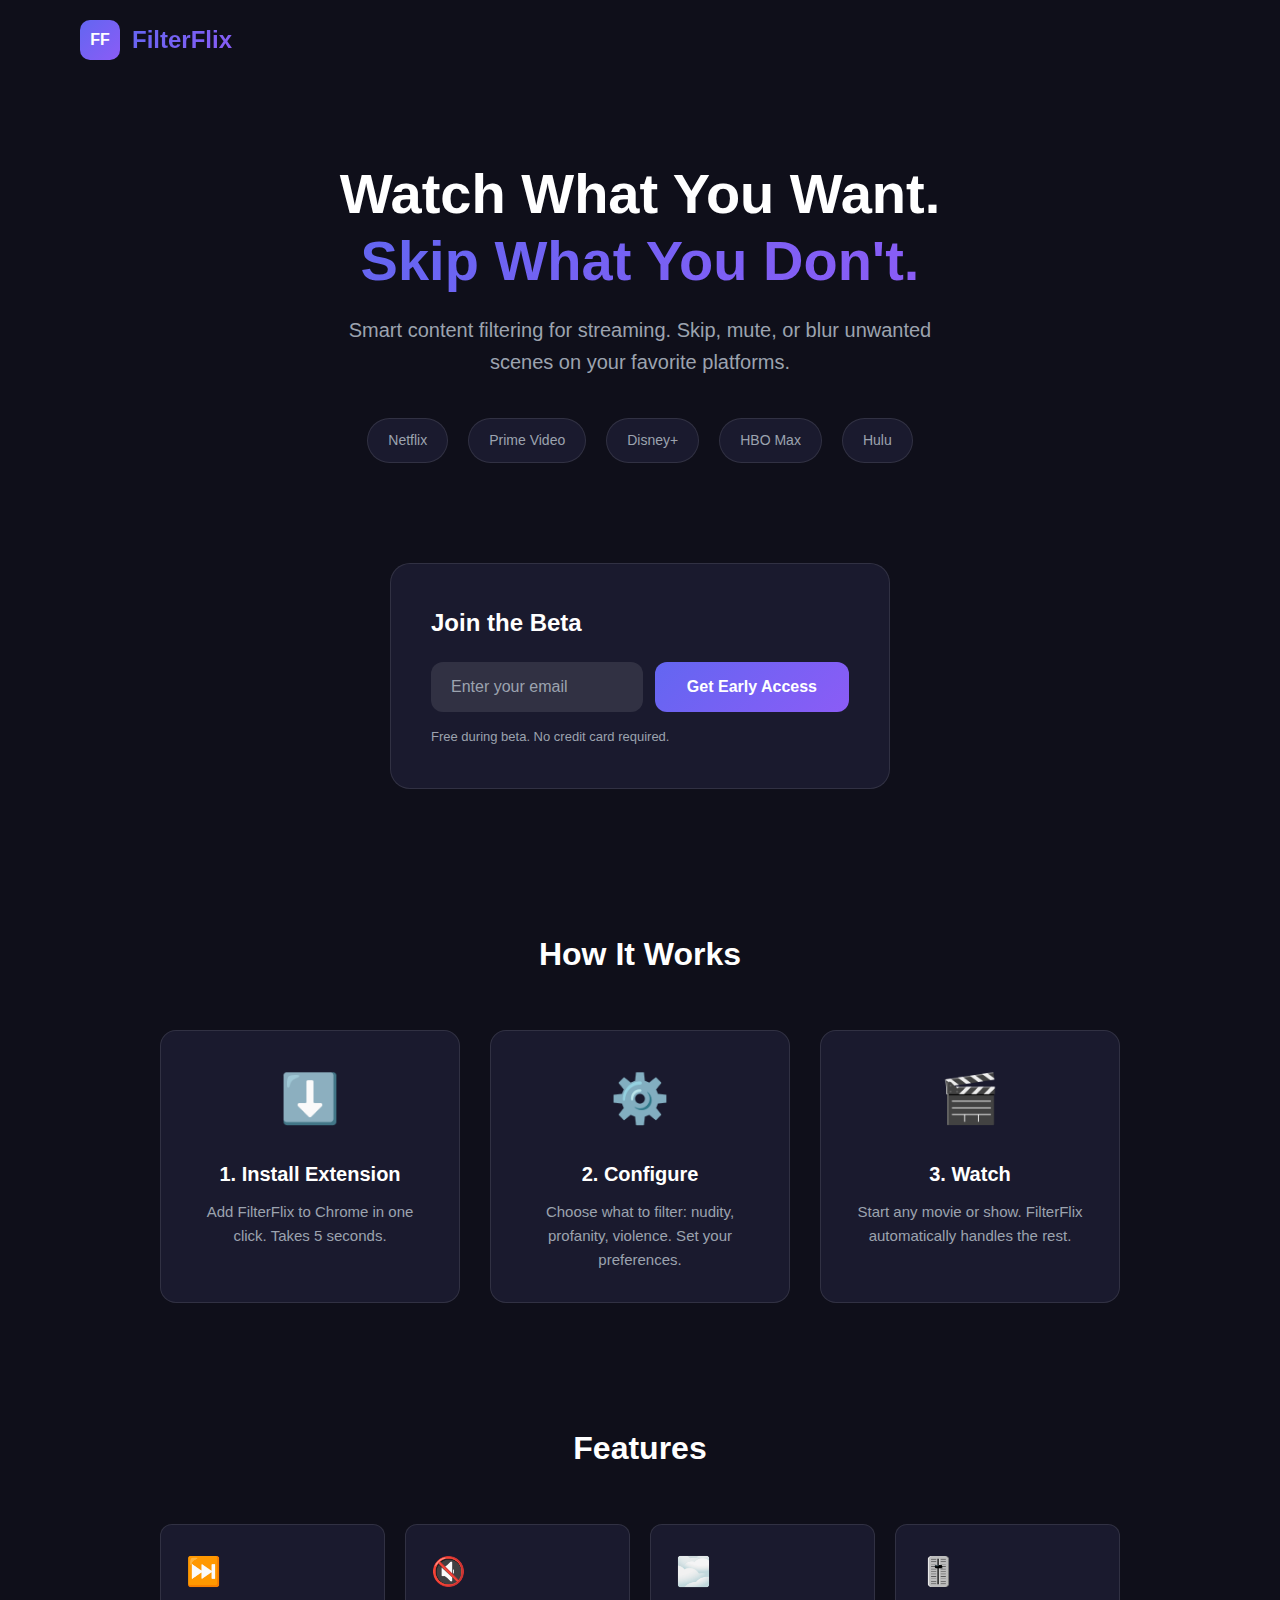
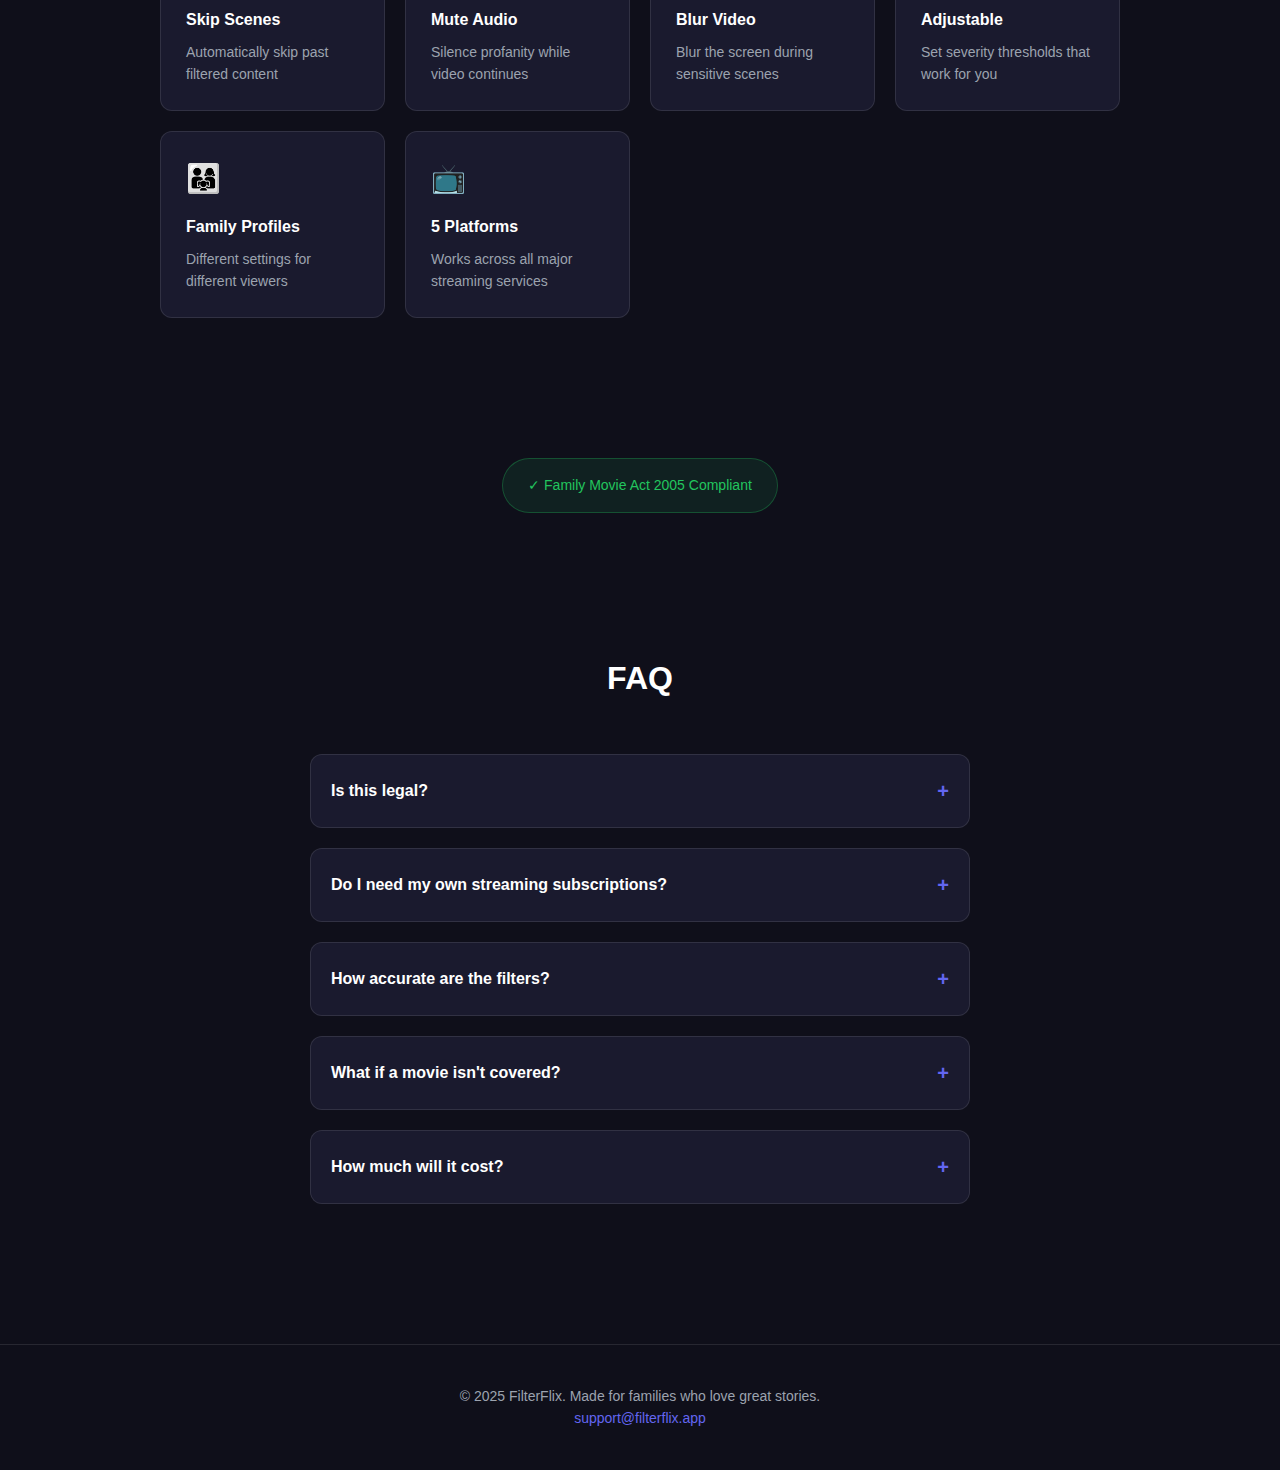
<file: docs/index.html>
<!DOCTYPE html>
<html lang="en">
<head>
  <meta charset="UTF-8">
  <meta name="viewport" content="width=device-width, initial-scale=1.0">
  <title>FilterFlix - Skip Unwanted Scenes on Netflix & Streaming</title>
  <meta name="description" content="Smart content filtering for streaming. Skip, mute, or blur unwanted scenes on Netflix, Prime Video, Disney+, HBO Max, and Hulu.">

  <!-- Open Graph -->
  <meta property="og:title" content="FilterFlix - Watch What You Want. Skip What You Don't.">
  <meta property="og:description" content="Smart content filtering for Netflix, Prime Video, Disney+, HBO Max, and Hulu.">
  <meta property="og:type" content="website">
  <meta property="og:url" content="https://filterflix.app">

  <!-- Twitter Card -->
  <meta name="twitter:card" content="summary_large_image">
  <meta name="twitter:title" content="FilterFlix - Smart Content Filtering for Streaming">
  <meta name="twitter:description" content="Skip, mute, or blur scenes you don't want to see. Works on Netflix, Prime, Disney+, and more.">

  <!-- Favicon placeholder -->
  <link rel="icon" href="data:image/svg+xml,<svg xmlns='http://www.w3.org/2000/svg' viewBox='0 0 100 100'><rect fill='%236366f1' rx='20' width='100' height='100'/><text y='70' x='50' text-anchor='middle' fill='white' font-size='50' font-family='Arial' font-weight='bold'>FF</text></svg>">

  <style>
    * {
      margin: 0;
      padding: 0;
      box-sizing: border-box;
    }

    :root {
      --primary: #6366f1;
      --primary-dark: #4f46e5;
      --secondary: #8b5cf6;
      --bg-dark: #0f0f1a;
      --bg-card: #1a1a2e;
      --text: #ffffff;
      --text-muted: #9ca3af;
      --accent: #22c55e;
    }

    body {
      font-family: -apple-system, BlinkMacSystemFont, 'Segoe UI', Roboto, 'Helvetica Neue', Arial, sans-serif;
      background: var(--bg-dark);
      color: var(--text);
      line-height: 1.6;
    }

    /* Header */
    header {
      padding: 20px 40px;
      display: flex;
      justify-content: space-between;
      align-items: center;
      max-width: 1200px;
      margin: 0 auto;
    }

    .logo {
      display: flex;
      align-items: center;
      gap: 12px;
      text-decoration: none;
      color: var(--text);
    }

    .logo-icon {
      width: 40px;
      height: 40px;
      background: linear-gradient(135deg, var(--primary), var(--secondary));
      border-radius: 10px;
      display: flex;
      align-items: center;
      justify-content: center;
      font-weight: 700;
      font-size: 16px;
    }

    .logo-text {
      font-size: 24px;
      font-weight: 700;
      background: linear-gradient(135deg, var(--primary), var(--secondary));
      -webkit-background-clip: text;
      -webkit-text-fill-color: transparent;
    }

    /* Hero */
    .hero {
      text-align: center;
      padding: 80px 20px 60px;
      max-width: 900px;
      margin: 0 auto;
    }

    .hero h1 {
      font-size: clamp(32px, 5vw, 56px);
      font-weight: 800;
      margin-bottom: 20px;
      line-height: 1.2;
    }

    .hero h1 span {
      background: linear-gradient(135deg, var(--primary), var(--secondary));
      -webkit-background-clip: text;
      -webkit-text-fill-color: transparent;
    }

    .hero p {
      font-size: 20px;
      color: var(--text-muted);
      margin-bottom: 40px;
      max-width: 600px;
      margin-left: auto;
      margin-right: auto;
    }

    .platforms {
      display: flex;
      justify-content: center;
      gap: 20px;
      flex-wrap: wrap;
      margin-bottom: 40px;
    }

    .platform-badge {
      background: var(--bg-card);
      padding: 10px 20px;
      border-radius: 30px;
      font-size: 14px;
      color: var(--text-muted);
      border: 1px solid rgba(255,255,255,0.1);
    }

    /* CTA */
    .cta-box {
      background: var(--bg-card);
      border-radius: 20px;
      padding: 40px;
      max-width: 500px;
      margin: 0 auto 80px;
      border: 1px solid rgba(255,255,255,0.1);
    }

    .cta-box h3 {
      font-size: 24px;
      margin-bottom: 20px;
    }

    .cta-form {
      display: flex;
      gap: 12px;
      flex-wrap: wrap;
    }

    .cta-form input {
      flex: 1;
      min-width: 200px;
      padding: 16px 20px;
      border: none;
      border-radius: 12px;
      background: rgba(255,255,255,0.1);
      color: var(--text);
      font-size: 16px;
    }

    .cta-form input::placeholder {
      color: var(--text-muted);
    }

    .cta-form button {
      padding: 16px 32px;
      border: none;
      border-radius: 12px;
      background: linear-gradient(135deg, var(--primary), var(--secondary));
      color: white;
      font-size: 16px;
      font-weight: 600;
      cursor: pointer;
      transition: transform 0.2s, box-shadow 0.2s;
    }

    .cta-form button:hover {
      transform: translateY(-2px);
      box-shadow: 0 10px 30px rgba(99, 102, 241, 0.4);
    }

    .cta-note {
      margin-top: 15px;
      font-size: 13px;
      color: var(--text-muted);
    }

    /* How It Works */
    .how-it-works {
      padding: 60px 20px;
      max-width: 1000px;
      margin: 0 auto;
    }

    .section-title {
      text-align: center;
      font-size: 32px;
      margin-bottom: 50px;
    }

    .steps {
      display: grid;
      grid-template-columns: repeat(auto-fit, minmax(250px, 1fr));
      gap: 30px;
    }

    .step {
      background: var(--bg-card);
      padding: 30px;
      border-radius: 16px;
      text-align: center;
      border: 1px solid rgba(255,255,255,0.1);
    }

    .step-icon {
      font-size: 48px;
      margin-bottom: 20px;
    }

    .step h4 {
      font-size: 20px;
      margin-bottom: 10px;
    }

    .step p {
      color: var(--text-muted);
      font-size: 15px;
    }

    /* Features */
    .features {
      padding: 60px 20px;
      max-width: 1000px;
      margin: 0 auto;
    }

    .feature-grid {
      display: grid;
      grid-template-columns: repeat(auto-fit, minmax(200px, 1fr));
      gap: 20px;
    }

    .feature {
      background: var(--bg-card);
      padding: 25px;
      border-radius: 12px;
      border: 1px solid rgba(255,255,255,0.1);
    }

    .feature-icon {
      font-size: 28px;
      margin-bottom: 12px;
    }

    .feature h5 {
      font-size: 16px;
      margin-bottom: 8px;
    }

    .feature p {
      font-size: 14px;
      color: var(--text-muted);
    }

    /* Legal */
    .legal-badge {
      text-align: center;
      padding: 40px 20px;
      margin: 40px 0;
    }

    .legal-badge .badge {
      display: inline-flex;
      align-items: center;
      gap: 10px;
      background: rgba(34, 197, 94, 0.1);
      border: 1px solid rgba(34, 197, 94, 0.3);
      padding: 15px 25px;
      border-radius: 30px;
      color: var(--accent);
      font-size: 14px;
    }

    /* FAQ */
    .faq {
      padding: 60px 20px;
      max-width: 700px;
      margin: 0 auto;
    }

    .faq-item {
      margin-bottom: 20px;
      background: var(--bg-card);
      border-radius: 12px;
      overflow: hidden;
      border: 1px solid rgba(255,255,255,0.1);
    }

    .faq-item summary {
      padding: 20px;
      cursor: pointer;
      font-weight: 600;
      list-style: none;
      display: flex;
      justify-content: space-between;
      align-items: center;
    }

    .faq-item summary::-webkit-details-marker {
      display: none;
    }

    .faq-item summary::after {
      content: '+';
      font-size: 20px;
      color: var(--primary);
    }

    .faq-item[open] summary::after {
      content: '-';
    }

    .faq-content {
      padding: 0 20px 20px;
      color: var(--text-muted);
      font-size: 15px;
    }

    /* Footer */
    footer {
      text-align: center;
      padding: 40px 20px;
      border-top: 1px solid rgba(255,255,255,0.1);
      margin-top: 60px;
    }

    footer p {
      color: var(--text-muted);
      font-size: 14px;
    }

    footer a {
      color: var(--primary);
      text-decoration: none;
    }

    /* Responsive */
    @media (max-width: 600px) {
      header {
        padding: 15px 20px;
      }

      .hero {
        padding: 50px 20px 40px;
      }

      .cta-box {
        padding: 25px;
        margin: 0 15px 60px;
      }

      .cta-form {
        flex-direction: column;
      }

      .cta-form button {
        width: 100%;
      }
    }

    /* Success message */
    .success-message {
      display: none;
      background: rgba(34, 197, 94, 0.1);
      border: 1px solid var(--accent);
      color: var(--accent);
      padding: 15px;
      border-radius: 12px;
      margin-top: 15px;
      text-align: center;
    }

    .success-message.show {
      display: block;
    }
  </style>
</head>
<body>
  <header>
    <a href="/" class="logo">
      <div class="logo-icon">FF</div>
      <span class="logo-text">FilterFlix</span>
    </a>
  </header>

  <main>
    <section class="hero">
      <h1>Watch What You Want.<br><span>Skip What You Don't.</span></h1>
      <p>Smart content filtering for streaming. Skip, mute, or blur unwanted scenes on your favorite platforms.</p>

      <div class="platforms">
        <span class="platform-badge">Netflix</span>
        <span class="platform-badge">Prime Video</span>
        <span class="platform-badge">Disney+</span>
        <span class="platform-badge">HBO Max</span>
        <span class="platform-badge">Hulu</span>
      </div>
    </section>

    <section class="cta-box">
      <h3>Join the Beta</h3>
      <form class="cta-form" id="betaForm">
        <input type="email" placeholder="Enter your email" required id="emailInput">
        <button type="submit">Get Early Access</button>
      </form>
      <p class="cta-note">Free during beta. No credit card required.</p>
      <div class="success-message" id="successMessage">
        🎉 You're on the list! We'll email you when FilterFlix is ready.
      </div>
    </section>

    <section class="how-it-works">
      <h2 class="section-title">How It Works</h2>
      <div class="steps">
        <div class="step">
          <div class="step-icon">⬇️</div>
          <h4>1. Install Extension</h4>
          <p>Add FilterFlix to Chrome in one click. Takes 5 seconds.</p>
        </div>
        <div class="step">
          <div class="step-icon">⚙️</div>
          <h4>2. Configure</h4>
          <p>Choose what to filter: nudity, profanity, violence. Set your preferences.</p>
        </div>
        <div class="step">
          <div class="step-icon">🎬</div>
          <h4>3. Watch</h4>
          <p>Start any movie or show. FilterFlix automatically handles the rest.</p>
        </div>
      </div>
    </section>

    <section class="features">
      <h2 class="section-title">Features</h2>
      <div class="feature-grid">
        <div class="feature">
          <div class="feature-icon">⏭️</div>
          <h5>Skip Scenes</h5>
          <p>Automatically skip past filtered content</p>
        </div>
        <div class="feature">
          <div class="feature-icon">🔇</div>
          <h5>Mute Audio</h5>
          <p>Silence profanity while video continues</p>
        </div>
        <div class="feature">
          <div class="feature-icon">🌫️</div>
          <h5>Blur Video</h5>
          <p>Blur the screen during sensitive scenes</p>
        </div>
        <div class="feature">
          <div class="feature-icon">🎚️</div>
          <h5>Adjustable</h5>
          <p>Set severity thresholds that work for you</p>
        </div>
        <div class="feature">
          <div class="feature-icon">👨‍👩‍👧</div>
          <h5>Family Profiles</h5>
          <p>Different settings for different viewers</p>
        </div>
        <div class="feature">
          <div class="feature-icon">📺</div>
          <h5>5 Platforms</h5>
          <p>Works across all major streaming services</p>
        </div>
      </div>
    </section>

    <div class="legal-badge">
      <div class="badge">
        ✓ Family Movie Act 2005 Compliant
      </div>
    </div>

    <section class="faq">
      <h2 class="section-title">FAQ</h2>

      <details class="faq-item">
        <summary>Is this legal?</summary>
        <div class="faq-content">
          Yes. The Family Movie Act of 2005 (17 USC § 110(11)) explicitly permits technology that skips or mutes content for private home viewing, as long as no permanent copy is created. FilterFlix operates on content you already have legitimate access to through your own streaming subscriptions.
        </div>
      </details>

      <details class="faq-item">
        <summary>Do I need my own streaming subscriptions?</summary>
        <div class="faq-content">
          Yes. FilterFlix is a filtering tool, not a streaming service. You need your own active subscriptions to Netflix, Prime Video, Disney+, etc. We don't provide access to any content.
        </div>
      </details>

      <details class="faq-item">
        <summary>How accurate are the filters?</summary>
        <div class="faq-content">
          Our timestamps are generated from multiple sources including IMDb Parents Guide, community contributions, and AI analysis. High-confidence timestamps are marked as verified. We're constantly improving accuracy through user feedback.
        </div>
      </details>

      <details class="faq-item">
        <summary>What if a movie isn't covered?</summary>
        <div class="faq-content">
          You can request timestamps for any movie through our extension. Community members can also contribute timestamps and earn free subscription months in return.
        </div>
      </details>

      <details class="faq-item">
        <summary>How much will it cost?</summary>
        <div class="faq-content">
          FilterFlix is free during beta. Our planned pricing is $7.99/month or $59.99/year. Beta users will receive a lifetime discount.
        </div>
      </details>
    </section>
  </main>

  <footer>
    <p>© 2025 FilterFlix. Made for families who love great stories.</p>
    <p><a href="mailto:support@filterflix.app">support@filterflix.app</a></p>
  </footer>

  <script>
    // Simple form handling - replace with actual integration
    document.getElementById('betaForm').addEventListener('submit', function(e) {
      e.preventDefault();
      const email = document.getElementById('emailInput').value;

      // Store locally for now (replace with actual API)
      const waitlist = JSON.parse(localStorage.getItem('filterflix_waitlist') || '[]');
      waitlist.push({ email, timestamp: new Date().toISOString() });
      localStorage.setItem('filterflix_waitlist', JSON.stringify(waitlist));

      // Show success
      document.getElementById('successMessage').classList.add('show');
      document.getElementById('emailInput').value = '';

      // Log for development
      console.log('Beta signup:', email);

      // In production, you'd send to:
      // - Mailchimp API
      // - Google Sheets via Apps Script
      // - Supabase
      // - Your own backend
    });
  </script>
</body>
</html>
</file>
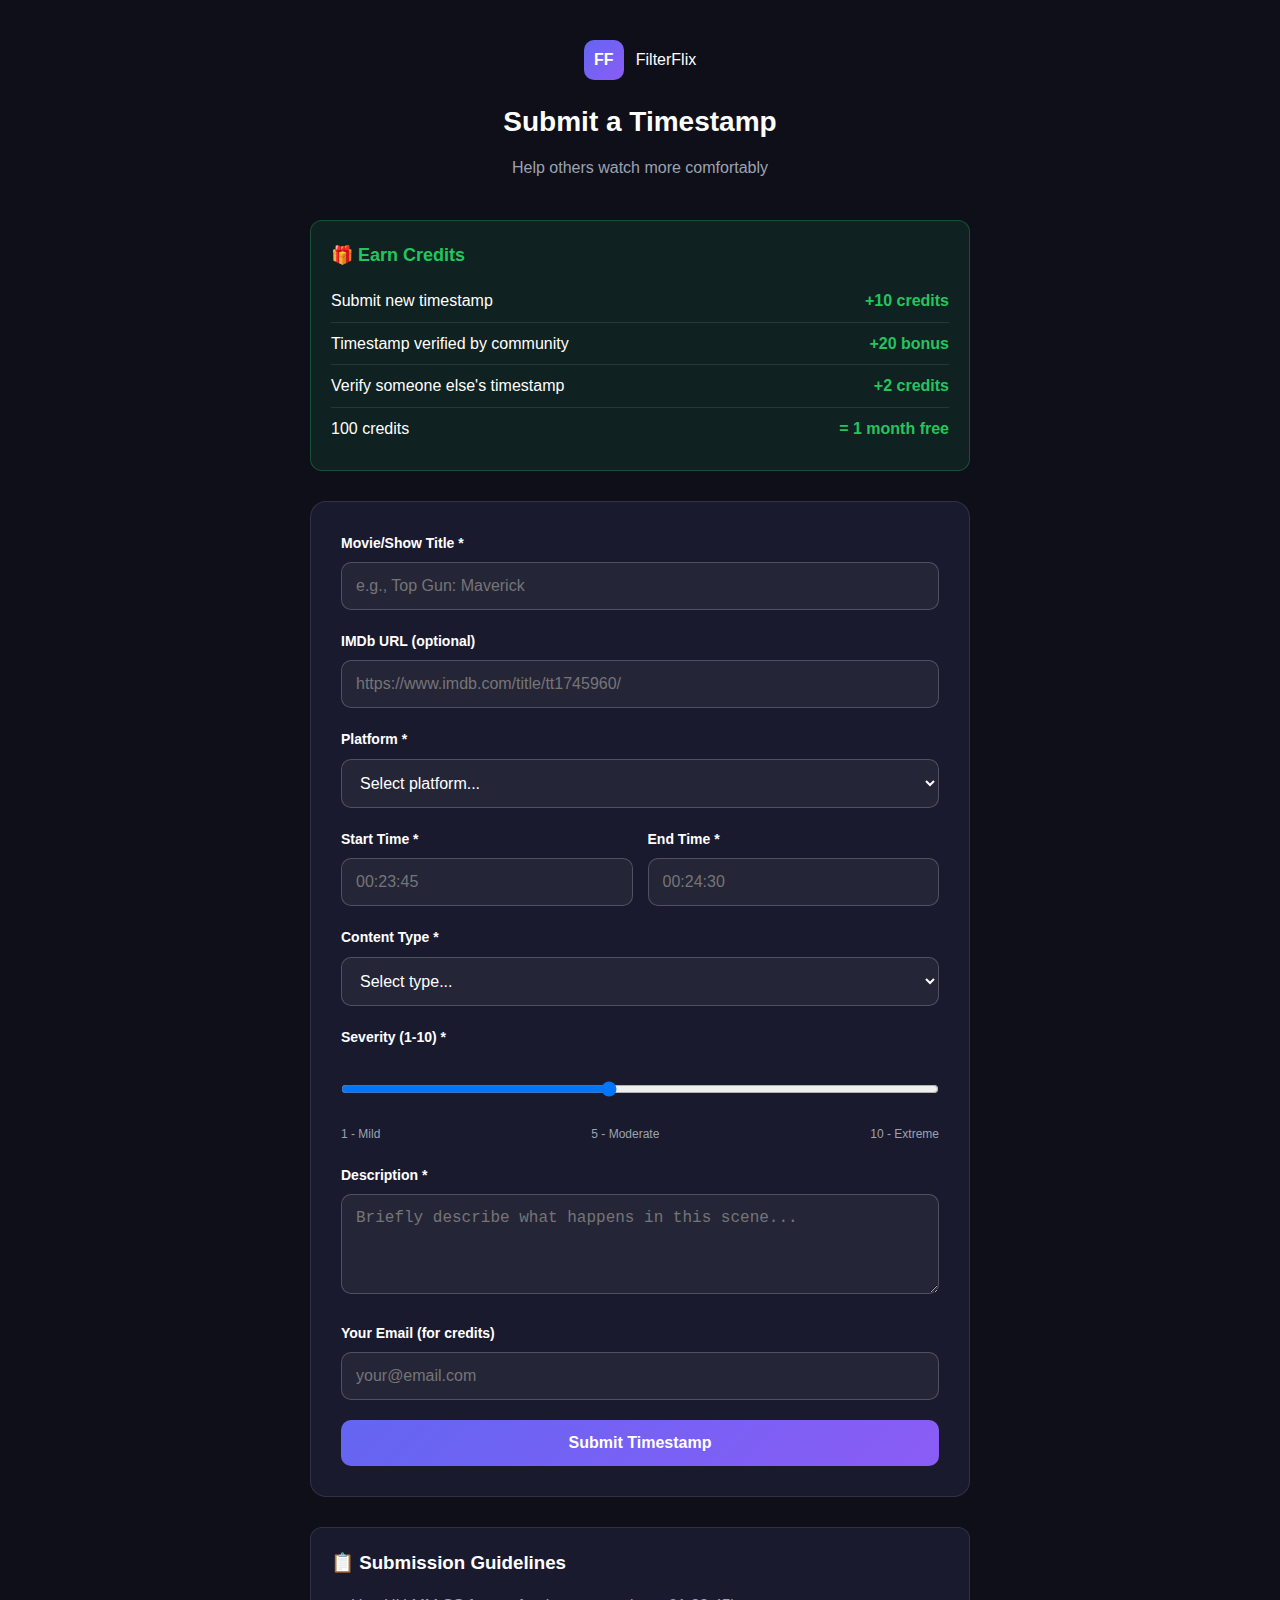
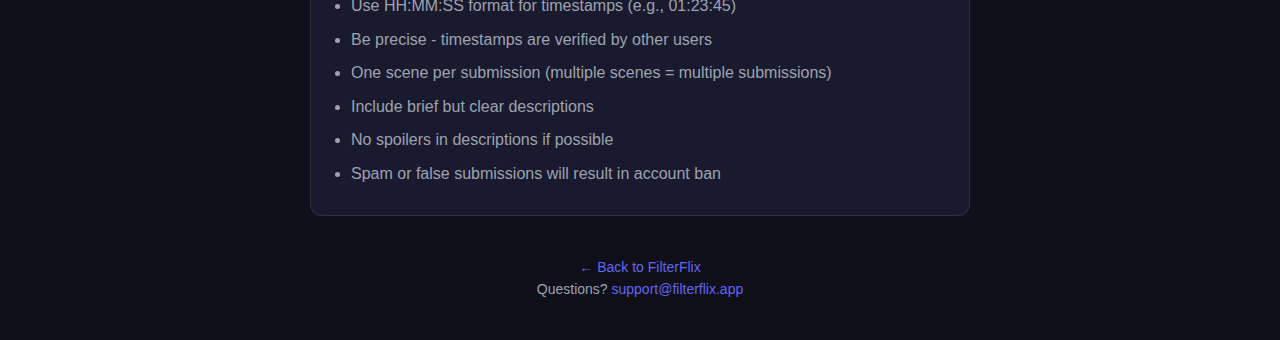
<file: docs/contribute.html>
<!DOCTYPE html>
<html lang="en">
<head>
  <meta charset="UTF-8">
  <meta name="viewport" content="width=device-width, initial-scale=1.0">
  <title>Contribute Timestamps - FilterFlix</title>
  <style>
    * { margin: 0; padding: 0; box-sizing: border-box; }

    :root {
      --primary: #6366f1;
      --secondary: #8b5cf6;
      --bg-dark: #0f0f1a;
      --bg-card: #1a1a2e;
      --text: #ffffff;
      --text-muted: #9ca3af;
      --accent: #22c55e;
      --warning: #f59e0b;
    }

    body {
      font-family: -apple-system, BlinkMacSystemFont, 'Segoe UI', Roboto, sans-serif;
      background: var(--bg-dark);
      color: var(--text);
      line-height: 1.6;
      min-height: 100vh;
    }

    .container {
      max-width: 700px;
      margin: 0 auto;
      padding: 40px 20px;
    }

    header {
      text-align: center;
      margin-bottom: 40px;
    }

    .logo {
      display: inline-flex;
      align-items: center;
      gap: 12px;
      text-decoration: none;
      color: var(--text);
      margin-bottom: 20px;
    }

    .logo-icon {
      width: 40px;
      height: 40px;
      background: linear-gradient(135deg, var(--primary), var(--secondary));
      border-radius: 10px;
      display: flex;
      align-items: center;
      justify-content: center;
      font-weight: 700;
    }

    h1 {
      font-size: 28px;
      margin-bottom: 10px;
    }

    .subtitle {
      color: var(--text-muted);
    }

    /* Form */
    .form-card {
      background: var(--bg-card);
      border-radius: 16px;
      padding: 30px;
      border: 1px solid rgba(255,255,255,0.1);
      margin-bottom: 30px;
    }

    .form-group {
      margin-bottom: 20px;
    }

    label {
      display: block;
      margin-bottom: 8px;
      font-weight: 600;
      font-size: 14px;
    }

    input, select, textarea {
      width: 100%;
      padding: 14px;
      border: 1px solid rgba(255,255,255,0.2);
      border-radius: 10px;
      background: rgba(255,255,255,0.05);
      color: var(--text);
      font-size: 16px;
    }

    input:focus, select:focus, textarea:focus {
      outline: none;
      border-color: var(--primary);
    }

    textarea {
      min-height: 100px;
      resize: vertical;
    }

    .time-inputs {
      display: grid;
      grid-template-columns: 1fr 1fr;
      gap: 15px;
    }

    .severity-slider {
      margin-top: 10px;
    }

    .severity-labels {
      display: flex;
      justify-content: space-between;
      font-size: 12px;
      color: var(--text-muted);
      margin-top: 5px;
    }

    .btn {
      display: inline-block;
      padding: 14px 28px;
      border: none;
      border-radius: 10px;
      font-size: 16px;
      font-weight: 600;
      cursor: pointer;
      transition: all 0.2s;
    }

    .btn-primary {
      background: linear-gradient(135deg, var(--primary), var(--secondary));
      color: white;
      width: 100%;
    }

    .btn-primary:hover {
      transform: translateY(-2px);
      box-shadow: 0 10px 30px rgba(99, 102, 241, 0.4);
    }

    /* Credits Info */
    .credits-info {
      background: rgba(34, 197, 94, 0.1);
      border: 1px solid rgba(34, 197, 94, 0.3);
      border-radius: 12px;
      padding: 20px;
      margin-bottom: 30px;
    }

    .credits-info h3 {
      color: var(--accent);
      margin-bottom: 10px;
      font-size: 18px;
    }

    .credits-list {
      list-style: none;
    }

    .credits-list li {
      padding: 8px 0;
      display: flex;
      justify-content: space-between;
      border-bottom: 1px solid rgba(255,255,255,0.1);
    }

    .credits-list li:last-child {
      border-bottom: none;
    }

    .credit-value {
      color: var(--accent);
      font-weight: 600;
    }

    /* Guidelines */
    .guidelines {
      background: var(--bg-card);
      border-radius: 12px;
      padding: 20px;
      border: 1px solid rgba(255,255,255,0.1);
    }

    .guidelines h3 {
      margin-bottom: 15px;
    }

    .guidelines ul {
      margin-left: 20px;
      color: var(--text-muted);
    }

    .guidelines li {
      margin-bottom: 8px;
    }

    /* Success/Error */
    .message {
      padding: 15px;
      border-radius: 10px;
      margin-top: 20px;
      display: none;
    }

    .message.success {
      background: rgba(34, 197, 94, 0.1);
      border: 1px solid var(--accent);
      color: var(--accent);
    }

    .message.error {
      background: rgba(239, 68, 68, 0.1);
      border: 1px solid #ef4444;
      color: #ef4444;
    }

    .message.show {
      display: block;
    }

    footer {
      text-align: center;
      margin-top: 40px;
      color: var(--text-muted);
      font-size: 14px;
    }

    footer a {
      color: var(--primary);
      text-decoration: none;
    }
  </style>
</head>
<body>
  <div class="container">
    <header>
      <a href="/" class="logo">
        <div class="logo-icon">FF</div>
        <span>FilterFlix</span>
      </a>
      <h1>Submit a Timestamp</h1>
      <p class="subtitle">Help others watch more comfortably</p>
    </header>

    <div class="credits-info">
      <h3>🎁 Earn Credits</h3>
      <ul class="credits-list">
        <li>
          <span>Submit new timestamp</span>
          <span class="credit-value">+10 credits</span>
        </li>
        <li>
          <span>Timestamp verified by community</span>
          <span class="credit-value">+20 bonus</span>
        </li>
        <li>
          <span>Verify someone else's timestamp</span>
          <span class="credit-value">+2 credits</span>
        </li>
        <li>
          <span>100 credits</span>
          <span class="credit-value">= 1 month free</span>
        </li>
      </ul>
    </div>

    <div class="form-card">
      <form id="timestampForm">
        <div class="form-group">
          <label for="movieTitle">Movie/Show Title *</label>
          <input type="text" id="movieTitle" placeholder="e.g., Top Gun: Maverick" required>
        </div>

        <div class="form-group">
          <label for="imdbUrl">IMDb URL (optional)</label>
          <input type="url" id="imdbUrl" placeholder="https://www.imdb.com/title/tt1745960/">
        </div>

        <div class="form-group">
          <label for="platform">Platform *</label>
          <select id="platform" required>
            <option value="">Select platform...</option>
            <option value="netflix">Netflix</option>
            <option value="prime">Prime Video</option>
            <option value="disney">Disney+</option>
            <option value="hbo">HBO Max</option>
            <option value="hulu">Hulu</option>
            <option value="other">Other</option>
          </select>
        </div>

        <div class="time-inputs">
          <div class="form-group">
            <label for="startTime">Start Time *</label>
            <input type="text" id="startTime" placeholder="00:23:45" pattern="[0-9]{2}:[0-9]{2}:[0-9]{2}" required>
          </div>
          <div class="form-group">
            <label for="endTime">End Time *</label>
            <input type="text" id="endTime" placeholder="00:24:30" pattern="[0-9]{2}:[0-9]{2}:[0-9]{2}" required>
          </div>
        </div>

        <div class="form-group">
          <label for="contentType">Content Type *</label>
          <select id="contentType" required>
            <option value="">Select type...</option>
            <option value="nudity">Nudity / Sexual Content</option>
            <option value="profanity">Profanity / Strong Language</option>
            <option value="violence">Violence / Gore</option>
            <option value="substances">Drugs / Alcohol / Smoking</option>
            <option value="frightening">Frightening / Intense Scenes</option>
          </select>
        </div>

        <div class="form-group">
          <label for="severity">Severity (1-10) *</label>
          <input type="range" id="severity" min="1" max="10" value="5" class="severity-slider">
          <div class="severity-labels">
            <span>1 - Mild</span>
            <span>5 - Moderate</span>
            <span>10 - Extreme</span>
          </div>
        </div>

        <div class="form-group">
          <label for="description">Description *</label>
          <textarea id="description" placeholder="Briefly describe what happens in this scene..." required></textarea>
        </div>

        <div class="form-group">
          <label for="email">Your Email (for credits)</label>
          <input type="email" id="email" placeholder="your@email.com">
        </div>

        <button type="submit" class="btn btn-primary">Submit Timestamp</button>

        <div class="message success" id="successMsg">
          ✅ Timestamp submitted! It will be reviewed by the community. You've earned 10 credits.
        </div>
        <div class="message error" id="errorMsg">
          ❌ Please fill in all required fields correctly.
        </div>
      </form>
    </div>

    <div class="guidelines">
      <h3>📋 Submission Guidelines</h3>
      <ul>
        <li>Use HH:MM:SS format for timestamps (e.g., 01:23:45)</li>
        <li>Be precise - timestamps are verified by other users</li>
        <li>One scene per submission (multiple scenes = multiple submissions)</li>
        <li>Include brief but clear descriptions</li>
        <li>No spoilers in descriptions if possible</li>
        <li>Spam or false submissions will result in account ban</li>
      </ul>
    </div>

    <footer>
      <p><a href="/">← Back to FilterFlix</a></p>
      <p>Questions? <a href="mailto:support@filterflix.app">support@filterflix.app</a></p>
    </footer>
  </div>

  <script>
    document.getElementById('timestampForm').addEventListener('submit', function(e) {
      e.preventDefault();

      // Gather form data
      const submission = {
        movieTitle: document.getElementById('movieTitle').value,
        imdbUrl: document.getElementById('imdbUrl').value,
        platform: document.getElementById('platform').value,
        startTime: document.getElementById('startTime').value,
        endTime: document.getElementById('endTime').value,
        contentType: document.getElementById('contentType').value,
        severity: parseInt(document.getElementById('severity').value),
        description: document.getElementById('description').value,
        email: document.getElementById('email').value,
        submittedAt: new Date().toISOString(),
        status: 'pending'
      };

      // Validate time format
      const timeRegex = /^[0-9]{2}:[0-9]{2}:[0-9]{2}$/;
      if (!timeRegex.test(submission.startTime) || !timeRegex.test(submission.endTime)) {
        document.getElementById('errorMsg').textContent = '❌ Please use HH:MM:SS format for timestamps';
        document.getElementById('errorMsg').classList.add('show');
        return;
      }

      // Store locally (replace with actual API in production)
      const submissions = JSON.parse(localStorage.getItem('filterflix_submissions') || '[]');
      submissions.push(submission);
      localStorage.setItem('filterflix_submissions', JSON.stringify(submissions));

      // Show success
      document.getElementById('successMsg').classList.add('show');
      document.getElementById('errorMsg').classList.remove('show');

      // Reset form
      this.reset();

      // Log for development
      console.log('Timestamp submission:', submission);

      // In production, you'd send to:
      // - GitHub Issues via API
      // - Supabase database
      // - Google Sheets via Apps Script
      // - Your own backend
    });
  </script>
</body>
</html>
</file>
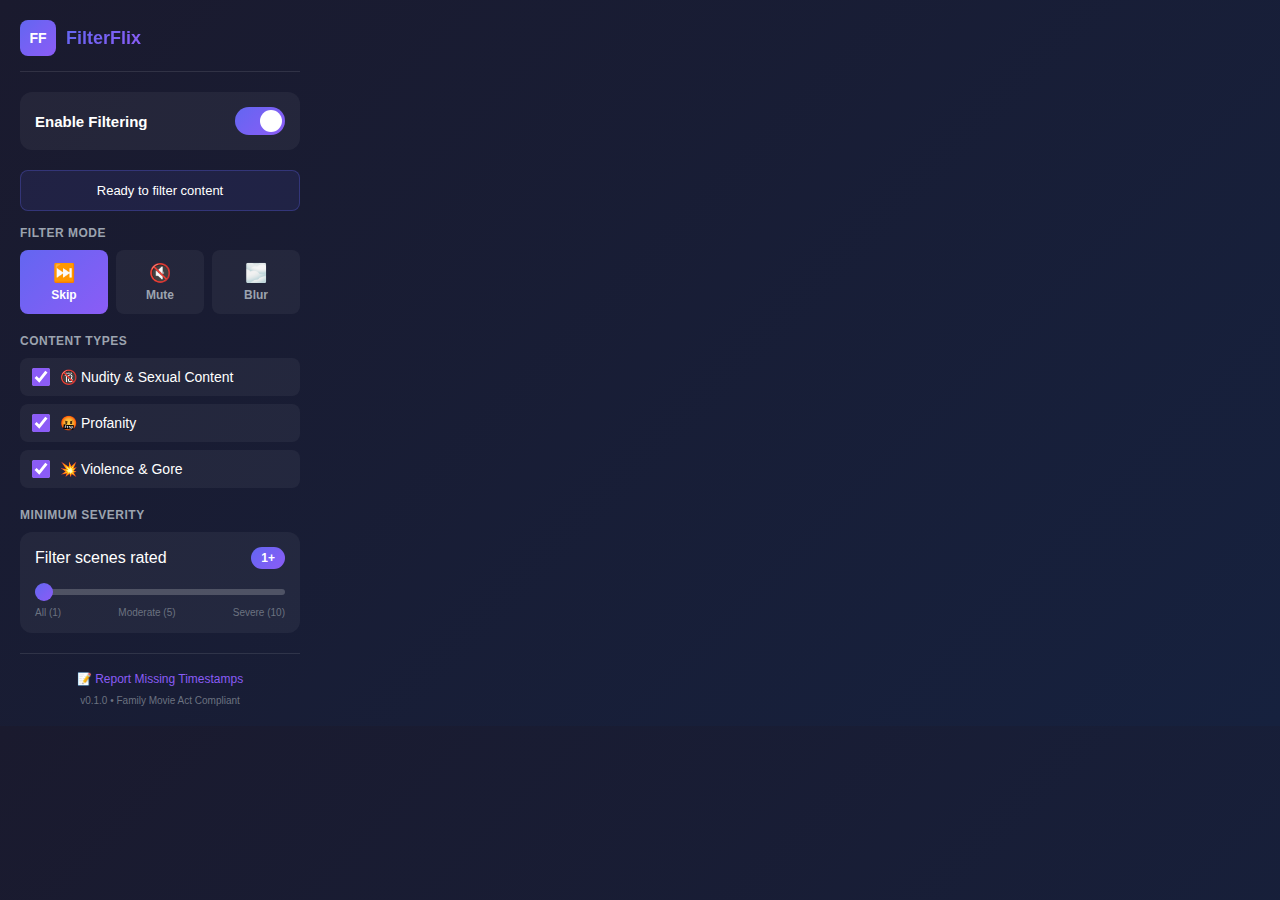
<file: extension/popup.html>
<!DOCTYPE html>
<html lang="en">
<head>
  <meta charset="UTF-8">
  <meta name="viewport" content="width=device-width, initial-scale=1.0">
  <title>FilterFlix Settings</title>
  <style>
    * {
      margin: 0;
      padding: 0;
      box-sizing: border-box;
    }

    body {
      width: 320px;
      font-family: -apple-system, BlinkMacSystemFont, 'Segoe UI', Roboto, 'Helvetica Neue', sans-serif;
      background: linear-gradient(135deg, #1a1a2e 0%, #16213e 100%);
      color: #fff;
    }

    .container {
      padding: 20px;
    }

    /* Header */
    .header {
      display: flex;
      align-items: center;
      justify-content: space-between;
      margin-bottom: 20px;
      padding-bottom: 15px;
      border-bottom: 1px solid rgba(255,255,255,0.1);
    }

    .logo {
      display: flex;
      align-items: center;
      gap: 10px;
    }

    .logo-icon {
      width: 36px;
      height: 36px;
      background: linear-gradient(135deg, #6366f1, #8b5cf6);
      border-radius: 8px;
      display: flex;
      align-items: center;
      justify-content: center;
      font-weight: 700;
      font-size: 14px;
    }

    .logo-text {
      font-size: 18px;
      font-weight: 700;
      background: linear-gradient(135deg, #6366f1, #8b5cf6);
      -webkit-background-clip: text;
      -webkit-text-fill-color: transparent;
    }

    /* Master Toggle */
    .master-toggle {
      display: flex;
      align-items: center;
      justify-content: space-between;
      background: rgba(255,255,255,0.05);
      padding: 15px;
      border-radius: 12px;
      margin-bottom: 20px;
    }

    .toggle-label {
      font-weight: 600;
      font-size: 15px;
    }

    .toggle-switch {
      position: relative;
      width: 50px;
      height: 28px;
    }

    .toggle-switch input {
      opacity: 0;
      width: 0;
      height: 0;
    }

    .toggle-slider {
      position: absolute;
      cursor: pointer;
      top: 0;
      left: 0;
      right: 0;
      bottom: 0;
      background-color: #4b5563;
      transition: 0.3s;
      border-radius: 28px;
    }

    .toggle-slider:before {
      position: absolute;
      content: "";
      height: 22px;
      width: 22px;
      left: 3px;
      bottom: 3px;
      background-color: white;
      transition: 0.3s;
      border-radius: 50%;
    }

    input:checked + .toggle-slider {
      background: linear-gradient(135deg, #6366f1, #8b5cf6);
    }

    input:checked + .toggle-slider:before {
      transform: translateX(22px);
    }

    /* Sections */
    .section {
      margin-bottom: 20px;
    }

    .section-title {
      font-size: 12px;
      font-weight: 600;
      text-transform: uppercase;
      letter-spacing: 0.5px;
      color: #9ca3af;
      margin-bottom: 10px;
    }

    /* Filter Mode */
    .filter-modes {
      display: flex;
      gap: 8px;
    }

    .mode-btn {
      flex: 1;
      padding: 12px 8px;
      border: none;
      border-radius: 8px;
      background: rgba(255,255,255,0.05);
      color: #9ca3af;
      cursor: pointer;
      transition: all 0.2s;
      font-size: 12px;
      font-weight: 600;
    }

    .mode-btn:hover {
      background: rgba(255,255,255,0.1);
    }

    .mode-btn.active {
      background: linear-gradient(135deg, #6366f1, #8b5cf6);
      color: white;
    }

    .mode-icon {
      display: block;
      font-size: 18px;
      margin-bottom: 4px;
    }

    /* Content Types */
    .content-types {
      display: flex;
      flex-direction: column;
      gap: 8px;
    }

    .type-checkbox {
      display: flex;
      align-items: center;
      gap: 10px;
      padding: 10px 12px;
      background: rgba(255,255,255,0.05);
      border-radius: 8px;
      cursor: pointer;
      transition: background 0.2s;
    }

    .type-checkbox:hover {
      background: rgba(255,255,255,0.08);
    }

    .type-checkbox input {
      width: 18px;
      height: 18px;
      accent-color: #8b5cf6;
    }

    .type-checkbox label {
      cursor: pointer;
      font-size: 14px;
    }

    /* Severity Slider */
    .severity-container {
      background: rgba(255,255,255,0.05);
      padding: 15px;
      border-radius: 12px;
    }

    .severity-header {
      display: flex;
      justify-content: space-between;
      align-items: center;
      margin-bottom: 12px;
    }

    .severity-value {
      background: linear-gradient(135deg, #6366f1, #8b5cf6);
      padding: 4px 10px;
      border-radius: 20px;
      font-size: 12px;
      font-weight: 600;
    }

    .severity-slider {
      width: 100%;
      height: 6px;
      -webkit-appearance: none;
      background: rgba(255,255,255,0.2);
      border-radius: 3px;
      outline: none;
    }

    .severity-slider::-webkit-slider-thumb {
      -webkit-appearance: none;
      width: 18px;
      height: 18px;
      background: linear-gradient(135deg, #6366f1, #8b5cf6);
      border-radius: 50%;
      cursor: pointer;
    }

    .severity-labels {
      display: flex;
      justify-content: space-between;
      margin-top: 8px;
      font-size: 10px;
      color: #6b7280;
    }

    /* Status */
    .status {
      background: rgba(99, 102, 241, 0.1);
      border: 1px solid rgba(99, 102, 241, 0.3);
      padding: 12px;
      border-radius: 8px;
      text-align: center;
      font-size: 13px;
      margin-bottom: 15px;
    }

    .status.active {
      background: rgba(34, 197, 94, 0.1);
      border-color: rgba(34, 197, 94, 0.3);
    }

    /* Footer */
    .footer {
      text-align: center;
      padding-top: 15px;
      border-top: 1px solid rgba(255,255,255,0.1);
    }

    .footer-link {
      color: #8b5cf6;
      text-decoration: none;
      font-size: 12px;
      transition: color 0.2s;
    }

    .footer-link:hover {
      color: #a78bfa;
    }

    .version {
      margin-top: 8px;
      font-size: 10px;
      color: #6b7280;
    }
  </style>
</head>
<body>
  <div class="container">
    <!-- Header -->
    <div class="header">
      <div class="logo">
        <div class="logo-icon">FF</div>
        <span class="logo-text">FilterFlix</span>
      </div>
    </div>

    <!-- Master Toggle -->
    <div class="master-toggle">
      <span class="toggle-label">Enable Filtering</span>
      <label class="toggle-switch">
        <input type="checkbox" id="masterToggle" checked>
        <span class="toggle-slider"></span>
      </label>
    </div>

    <!-- Status -->
    <div class="status" id="status">
      Ready to filter content
    </div>

    <!-- Filter Mode -->
    <div class="section">
      <div class="section-title">Filter Mode</div>
      <div class="filter-modes">
        <button class="mode-btn active" data-mode="skip">
          <span class="mode-icon">⏭️</span>
          Skip
        </button>
        <button class="mode-btn" data-mode="mute">
          <span class="mode-icon">🔇</span>
          Mute
        </button>
        <button class="mode-btn" data-mode="blur">
          <span class="mode-icon">🌫️</span>
          Blur
        </button>
      </div>
    </div>

    <!-- Content Types -->
    <div class="section">
      <div class="section-title">Content Types</div>
      <div class="content-types">
        <div class="type-checkbox">
          <input type="checkbox" id="typeNudity" value="nudity" checked>
          <label for="typeNudity">🔞 Nudity & Sexual Content</label>
        </div>
        <div class="type-checkbox">
          <input type="checkbox" id="typeProfanity" value="profanity" checked>
          <label for="typeProfanity">🤬 Profanity</label>
        </div>
        <div class="type-checkbox">
          <input type="checkbox" id="typeViolence" value="violence" checked>
          <label for="typeViolence">💥 Violence & Gore</label>
        </div>
      </div>
    </div>

    <!-- Severity Threshold -->
    <div class="section">
      <div class="section-title">Minimum Severity</div>
      <div class="severity-container">
        <div class="severity-header">
          <span>Filter scenes rated</span>
          <span class="severity-value" id="severityValue">1+</span>
        </div>
        <input type="range" class="severity-slider" id="severitySlider" min="1" max="10" value="1">
        <div class="severity-labels">
          <span>All (1)</span>
          <span>Moderate (5)</span>
          <span>Severe (10)</span>
        </div>
      </div>
    </div>

    <!-- Footer -->
    <div class="footer">
      <a href="https://filterflix.app/report" target="_blank" class="footer-link">
        📝 Report Missing Timestamps
      </a>
      <div class="version">v0.1.0 • Family Movie Act Compliant</div>
    </div>
  </div>

  <script src="popup.js"></script>
</body>
</html>
</file>
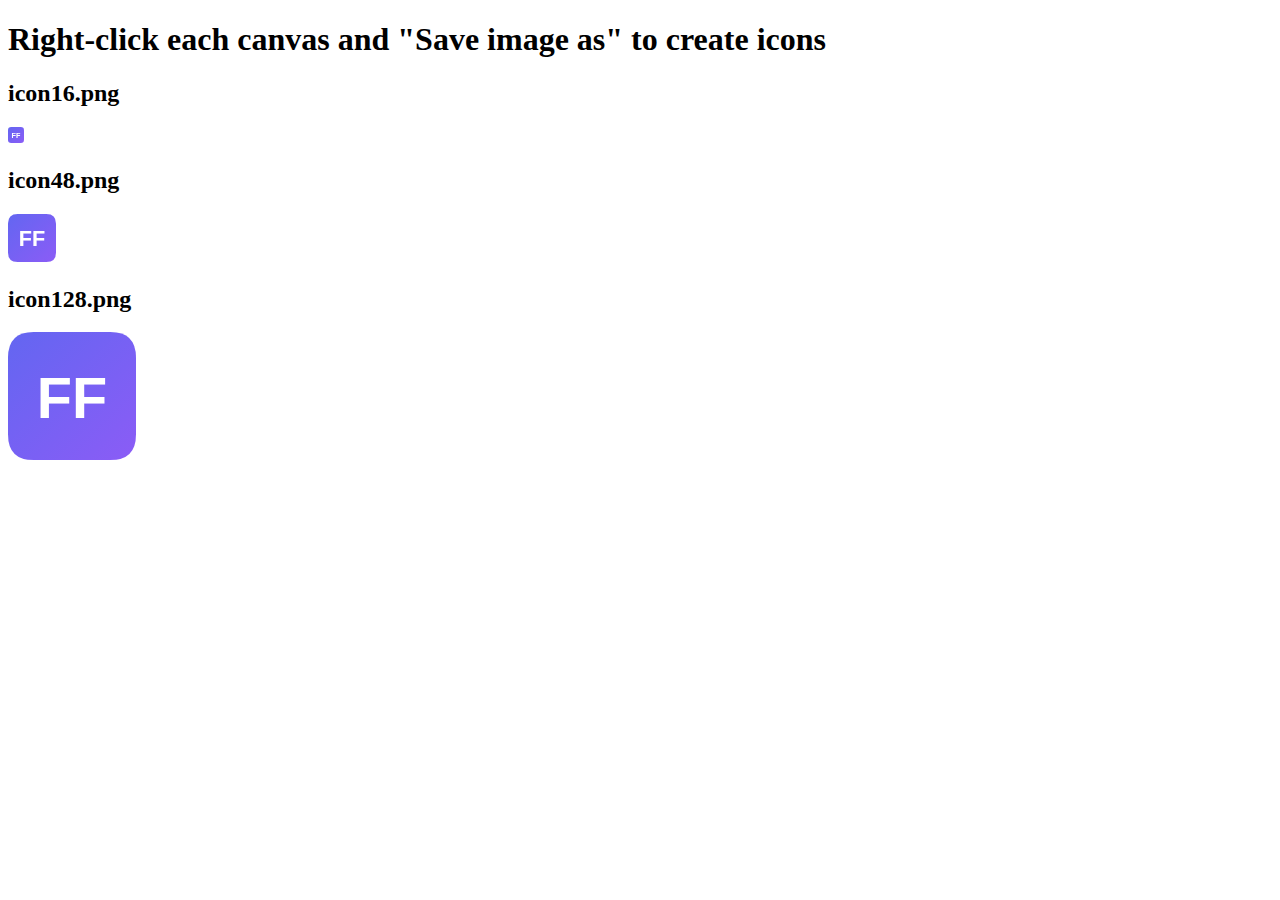
<file: extension/icons/create-icons.html>
<!DOCTYPE html>
<html>
<head>
  <title>FilterFlix Icon Generator</title>
</head>
<body>
  <h1>Right-click each canvas and "Save image as" to create icons</h1>

  <h2>icon16.png</h2>
  <canvas id="icon16" width="16" height="16"></canvas>

  <h2>icon48.png</h2>
  <canvas id="icon48" width="48" height="48"></canvas>

  <h2>icon128.png</h2>
  <canvas id="icon128" width="128" height="128"></canvas>

  <script>
    function drawIcon(canvasId, size) {
      const canvas = document.getElementById(canvasId);
      const ctx = canvas.getContext('2d');

      // Gradient background
      const gradient = ctx.createLinearGradient(0, 0, size, size);
      gradient.addColorStop(0, '#6366f1');
      gradient.addColorStop(1, '#8b5cf6');

      // Rounded rectangle
      const radius = size * 0.2;
      ctx.beginPath();
      ctx.moveTo(radius, 0);
      ctx.lineTo(size - radius, 0);
      ctx.quadraticCurveTo(size, 0, size, radius);
      ctx.lineTo(size, size - radius);
      ctx.quadraticCurveTo(size, size, size - radius, size);
      ctx.lineTo(radius, size);
      ctx.quadraticCurveTo(0, size, 0, size - radius);
      ctx.lineTo(0, radius);
      ctx.quadraticCurveTo(0, 0, radius, 0);
      ctx.closePath();
      ctx.fillStyle = gradient;
      ctx.fill();

      // Text
      ctx.fillStyle = 'white';
      ctx.font = `bold ${size * 0.45}px -apple-system, BlinkMacSystemFont, sans-serif`;
      ctx.textAlign = 'center';
      ctx.textBaseline = 'middle';
      ctx.fillText('FF', size/2, size/2 + size*0.05);
    }

    drawIcon('icon16', 16);
    drawIcon('icon48', 48);
    drawIcon('icon128', 128);
  </script>
</body>
</html>
</file>
